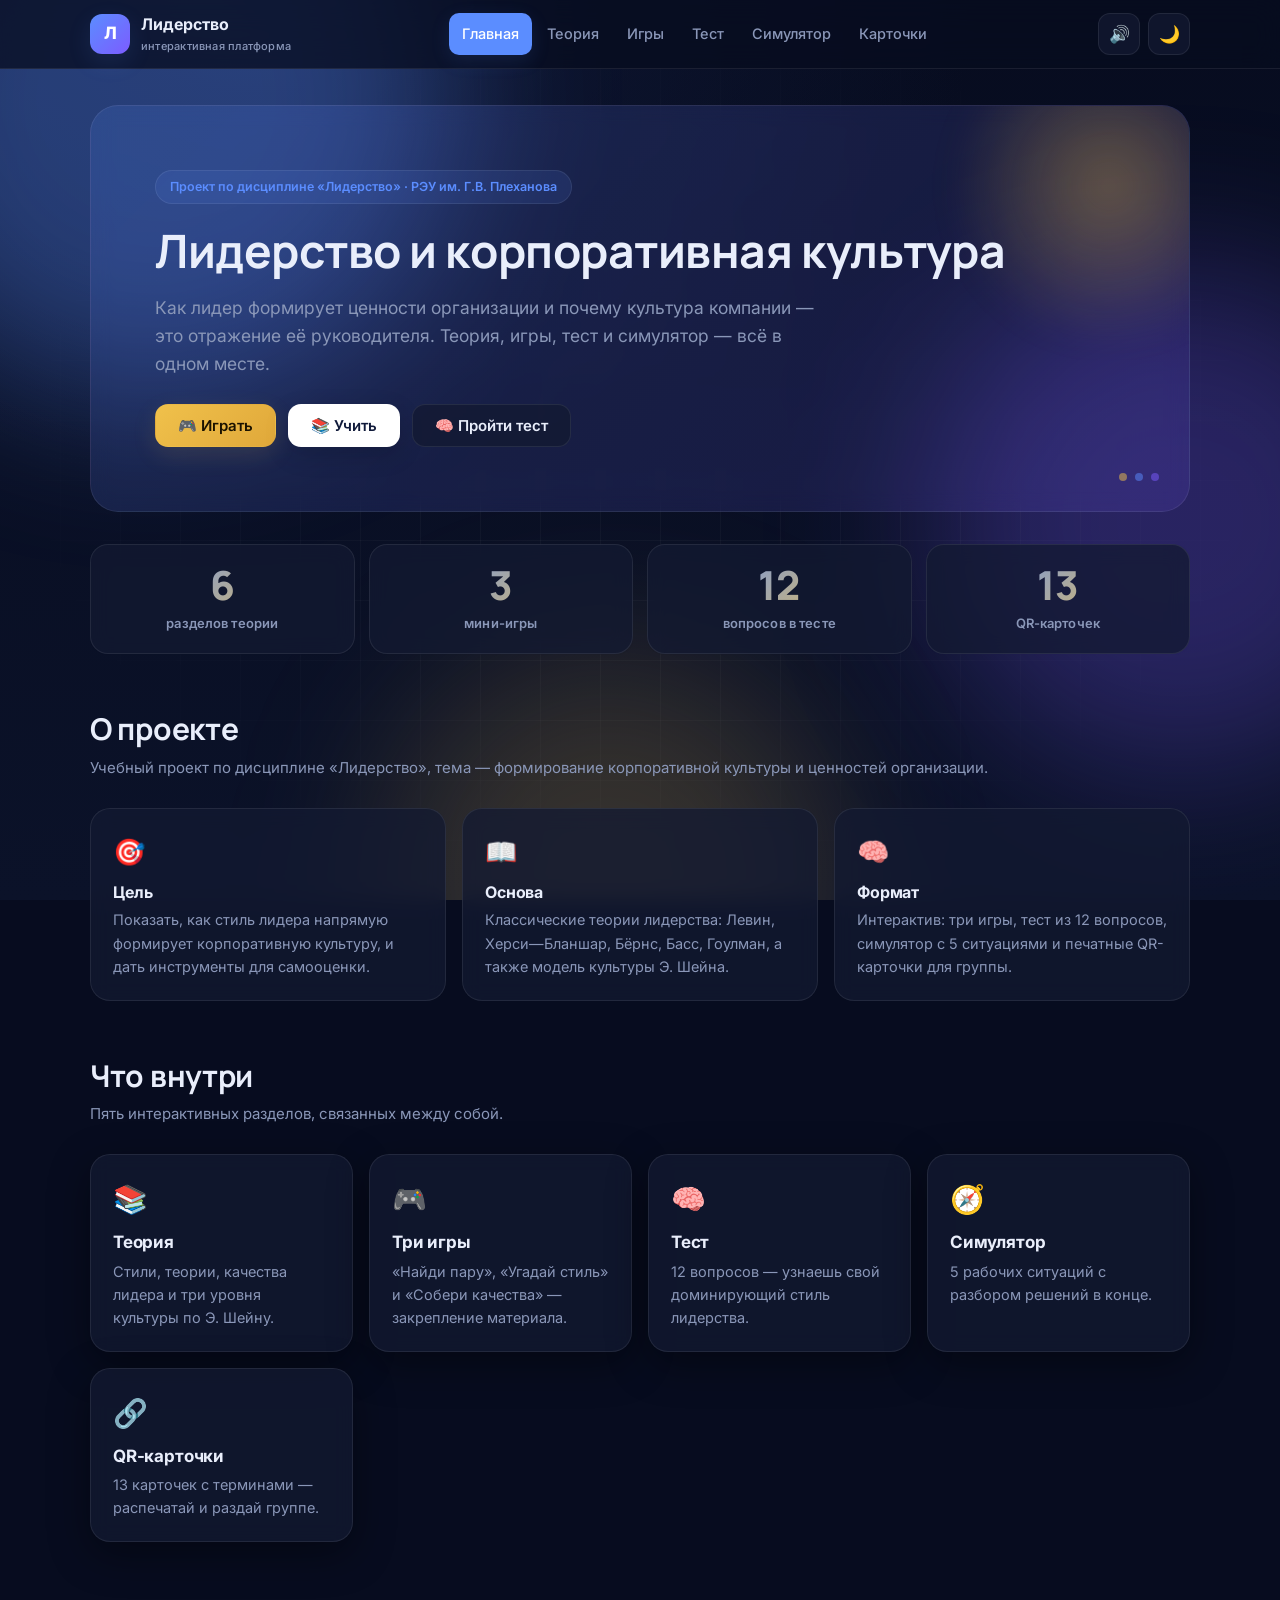
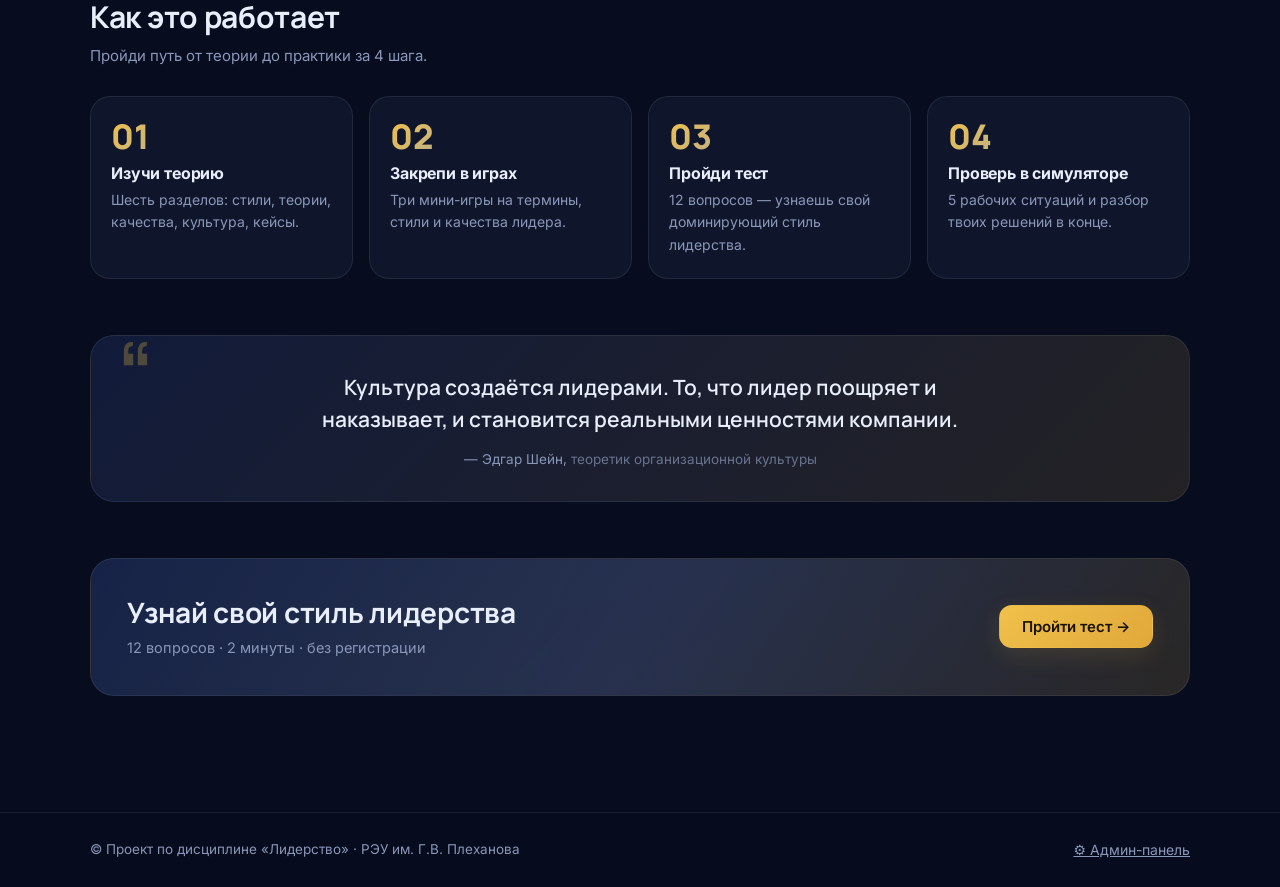
<file: index.html>
<!DOCTYPE html>
<html lang="ru" data-theme="dark">
<head>
<meta charset="UTF-8">
<meta name="viewport" content="width=device-width, initial-scale=1">
<title>Лидерство — интерактивная платформа</title>
<meta name="description" content="Проект по дисциплине «Лидерство»: теория, игры, тест, симулятор и карточки с QR.">

<link rel="preconnect" href="https://fonts.googleapis.com">
<link rel="preconnect" href="https://fonts.gstatic.com" crossorigin>
<link href="https://fonts.googleapis.com/css2?family=Inter:wght@400;500;600;700;800&family=Manrope:wght@600;700;800&display=swap" rel="stylesheet">

<link rel="stylesheet" href="css/themes.css">
<link rel="stylesheet" href="css/main.css">
<link rel="stylesheet" href="css/animations.css">
</head>
<body>

<!-- Анимированный фон -->
<div class="bg" aria-hidden="true">
  <div class="bg__blob bg__blob--1"></div>
  <div class="bg__blob bg__blob--2"></div>
  <div class="bg__blob bg__blob--3"></div>
  <div class="bg__grid"></div>
</div>

<!-- Шапка -->
<header class="topbar">
  <div class="wrap topbar__in">
    <a class="logo" href="#home">
      <span class="logo__mark">Л</span>
      <span>Лидерство<small>интерактивная платформа</small></span>
    </a>

    <nav class="nav" id="nav">
      <a href="#home">Главная</a>
      <a href="#theory">Теория</a>
      <a href="#games">Игры</a>
      <a href="#quiz">Тест</a>
      <a href="#sim">Симулятор</a>
      <a href="#cards">Карточки</a>
    </nav>

    <div class="controls">
      <button class="icon-btn" id="sound-toggle" title="Звук" aria-label="Вкл/выкл звук">🔊</button>
      <button class="icon-btn" id="theme-toggle" title="Тема" aria-label="Сменить тему">🌙</button>
      <button class="burger" id="burger" aria-label="Меню">☰</button>
    </div>
  </div>
</header>

<main>
  <!-- ============================================================
       ГЛАВНАЯ
       ============================================================ -->
  <section class="page is-active" data-page="home">
    <div class="wrap">

      <!-- HERO -->
      <div class="hero">
        <span class="hero__badge">Проект по дисциплине «Лидерство» · РЭУ им. Г.В. Плеханова</span>
        <h1>Лидерство и корпоративная культура</h1>
        <p>Как лидер формирует ценности организации и почему культура компании — это отражение её руководителя. Теория, игры, тест и симулятор — всё в одном месте.</p>
        <div class="hero__actions">
          <a class="btn btn--gold" href="#games" data-sound="click">🎮 Играть</a>
          <a class="btn btn--white" href="#theory" data-sound="click">📚 Учить</a>
          <a class="btn btn--ghost hero__ghost" href="#quiz" data-sound="click">🧠 Пройти тест</a>
        </div>
        <div class="hero__deco" aria-hidden="true">
          <span></span><span></span><span></span>
        </div>
      </div>

      <!-- СТАТИСТИКА -->
      <div class="stats-row" id="stats-row">
        <div class="stat">
          <div class="stat__num" data-count="6">0</div>
          <div class="stat__label">разделов теории</div>
        </div>
        <div class="stat">
          <div class="stat__num" data-count="3">0</div>
          <div class="stat__label">мини-игры</div>
        </div>
        <div class="stat">
          <div class="stat__num" data-count="12">0</div>
          <div class="stat__label">вопросов в тесте</div>
        </div>
        <div class="stat">
          <div class="stat__num" data-count="13">0</div>
          <div class="stat__label">QR-карточек</div>
        </div>
      </div>

      <!-- О ПРОЕКТЕ -->
      <section class="home-block reveal">
        <h2 class="section-title">О проекте</h2>
        <p class="section-sub">Учебный проект по дисциплине «Лидерство», тема — формирование корпоративной культуры и ценностей организации.</p>
        <div class="about-grid">
          <div class="about-card">
            <div class="about-card__icon">🎯</div>
            <h4>Цель</h4>
            <p>Показать, как стиль лидера напрямую формирует корпоративную культуру, и дать инструменты для самооценки.</p>
          </div>
          <div class="about-card">
            <div class="about-card__icon">📖</div>
            <h4>Основа</h4>
            <p>Классические теории лидерства: Левин, Херси—Бланшар, Бёрнс, Басс, Гоулман, а также модель культуры Э. Шейна.</p>
          </div>
          <div class="about-card">
            <div class="about-card__icon">🧠</div>
            <h4>Формат</h4>
            <p>Интерактив: три игры, тест из 12 вопросов, симулятор с 5 ситуациями и печатные QR-карточки для группы.</p>
          </div>
        </div>
      </section>

      <!-- ЧТО ВНУТРИ -->
      <section class="home-block reveal">
        <h2 class="section-title">Что внутри</h2>
        <p class="section-sub">Пять интерактивных разделов, связанных между собой.</p>
        <div class="cards-3" id="home-cards">
          <!-- заполняется из main.js -->
        </div>
      </section>

      <!-- КАК ЭТО РАБОТАЕТ -->
      <section class="home-block reveal">
        <h2 class="section-title">Как это работает</h2>
        <p class="section-sub">Пройди путь от теории до практики за 4 шага.</p>
        <div class="steps">
          <div class="step">
            <div class="step__num">01</div>
            <h4>Изучи теорию</h4>
            <p>Шесть разделов: стили, теории, качества, культура, кейсы.</p>
          </div>
          <div class="step">
            <div class="step__num">02</div>
            <h4>Закрепи в играх</h4>
            <p>Три мини-игры на термины, стили и качества лидера.</p>
          </div>
          <div class="step">
            <div class="step__num">03</div>
            <h4>Пройди тест</h4>
            <p>12 вопросов — узнаешь свой доминирующий стиль лидерства.</p>
          </div>
          <div class="step">
            <div class="step__num">04</div>
            <h4>Проверь в симуляторе</h4>
            <p>5 рабочих ситуаций и разбор твоих решений в конце.</p>
          </div>
        </div>
      </section>

      <!-- ЦИТАТА -->
      <section class="home-block reveal">
        <blockquote class="quote">
          <div class="quote__mark">“</div>
          <p>Культура создаётся лидерами. То, что лидер поощряет и наказывает, и становится реальными ценностями компании.</p>
          <footer>— Эдгар Шейн, <span>теоретик организационной культуры</span></footer>
        </blockquote>
      </section>

      <!-- CTA -->
      <section class="home-block reveal">
        <div class="cta">
          <div class="cta__text">
            <h2>Узнай свой стиль лидерства</h2>
            <p>12 вопросов · 2 минуты · без регистрации</p>
          </div>
          <a class="btn btn--gold" href="#quiz" data-sound="click">Пройти тест →</a>
        </div>
      </section>

    </div>
  </section>

  <!-- ТЕОРИЯ -->
  <section class="page" data-page="theory">
    <div class="wrap">
      <h1 class="section-title">Теория</h1>
      <p class="section-sub">Шесть блоков: от определения лидерства до связи лидера с корпоративной культурой.</p>
      <div id="theory-box"></div>
    </div>
  </section>

  <!-- ИГРЫ -->
  <section class="page" data-page="games">
    <div class="wrap">
      <h1 class="section-title">Игры</h1>
      <p class="section-sub">Три мини-игры для закрепления терминов, стилей и качеств лидера.</p>

      <div class="tabs">
        <button class="tab is-active" data-game="pairs">🃏 Найди пару</button>
        <button class="tab" data-game="style">🎯 Угадай стиль</button>
        <button class="tab" data-game="qualities">⭐ Собери качества</button>
      </div>

      <div class="game is-active" id="game-pairs">
        <div class="panel">
          <div class="panel__head">
            <h3>Найди пару «термин — определение»</h3>
            <div class="stats"><span>Ходы: <b id="pairs-moves">0</b></span><span>Найдено: <b id="pairs-found">0</b>/6</span></div>
          </div>
          <div class="mem-grid" id="pairs-grid"></div>
          <div class="feedback info" id="pairs-msg"></div>
          <div style="margin-top:16px;"><button class="btn btn--ghost btn--sm" id="pairs-restart">🔄 Новая игра</button></div>
        </div>
      </div>

      <div class="game" id="game-style">
        <div class="panel">
          <div class="panel__head">
            <h3>Угадай стиль лидера</h3>
            <div class="stats"><span>Вопрос: <b id="style-num">1</b>/8</span><span>Очки: <b id="style-score">0</b></span></div>
          </div>
          <div class="progress"><div class="progress__bar" id="style-bar"></div></div>
          <div id="style-body"></div>
        </div>
      </div>

      <div class="game" id="game-qualities">
        <div class="panel">
          <div class="panel__head">
            <h3>Собери качества лидера</h3>
            <div class="stats"><span>Выбрано: <b id="q-selected">0</b></span></div>
          </div>
          <p class="muted">Нажми на те качества, которые действительно помогают лидеру. Затем нажми «Проверить».</p>
          <div class="chips" id="qualities-chips"></div>
          <div style="display:flex;gap:8px;flex-wrap:wrap;">
            <button class="btn btn--primary btn--sm" id="qualities-check">✅ Проверить</button>
            <button class="btn btn--ghost btn--sm" id="qualities-reset">🔄 Заново</button>
          </div>
          <div class="feedback info" id="qualities-msg"></div>
        </div>
      </div>
    </div>
  </section>

  <!-- ТЕСТ -->
  <section class="page" data-page="quiz">
    <div class="wrap">
      <h1 class="section-title">Тест «Какой ты лидер?»</h1>
      <p class="section-sub">12 вопросов. Отвечай честно — здесь нет «правильных» ответов, есть твой стиль.</p>
      <div id="quiz-box">
        <div class="panel">
          <div class="progress"><div class="progress__bar" id="quiz-bar"></div></div>
          <div class="panel__head"><h3 id="quiz-counter">Вопрос 1 из 12</h3></div>
          <div id="quiz-body"></div>
        </div>
      </div>
    </div>
  </section>

  <!-- СИМУЛЯТОР -->
  <section class="page" data-page="sim">
    <div class="wrap">
      <h1 class="section-title">Симулятор решений</h1>
      <p class="section-sub">5 ситуаций. Выбери, как бы ты поступил — в конце получишь разбор.</p>
      <div id="sim-box">
        <div class="panel">
          <div class="progress"><div class="progress__bar" id="sim-bar"></div></div>
          <div class="panel__head"><h3 id="sim-counter">Ситуация 1 из 5</h3></div>
          <div id="sim-body"></div>
        </div>
      </div>
    </div>
  </section>

  <!-- КАРТОЧКИ С QR -->
  <section class="page" data-page="cards">
    <div class="wrap">
      <h1 class="section-title">Карточки с QR-кодами</h1>
      <p class="section-sub no-print">Наведи камеру телефона на QR-код — откроется нужный раздел. Нажми «Распечатать», чтобы получить карточки для группы.</p>
      <div class="no-print" style="margin-bottom:20px;">
        <button class="btn btn--primary" onclick="window.print()">🖨 Распечатать</button>
      </div>
      <div class="qr-grid" id="qr-grid"></div>
    </div>
  </section>
</main>

<footer class="footer">
  <div class="wrap footer__in">
    <span>© Проект по дисциплине «Лидерство» · РЭУ им. Г.В. Плеханова</span>
    <a href="admin.html" class="muted">⚙️ Админ-панель</a>
  </div>
</footer>

<script src="js/data-loader.js"></script>
<script src="js/main.js"></script>
<script src="js/games.js"></script>
<script src="js/test.js"></script>
</body>
</html>
</file>
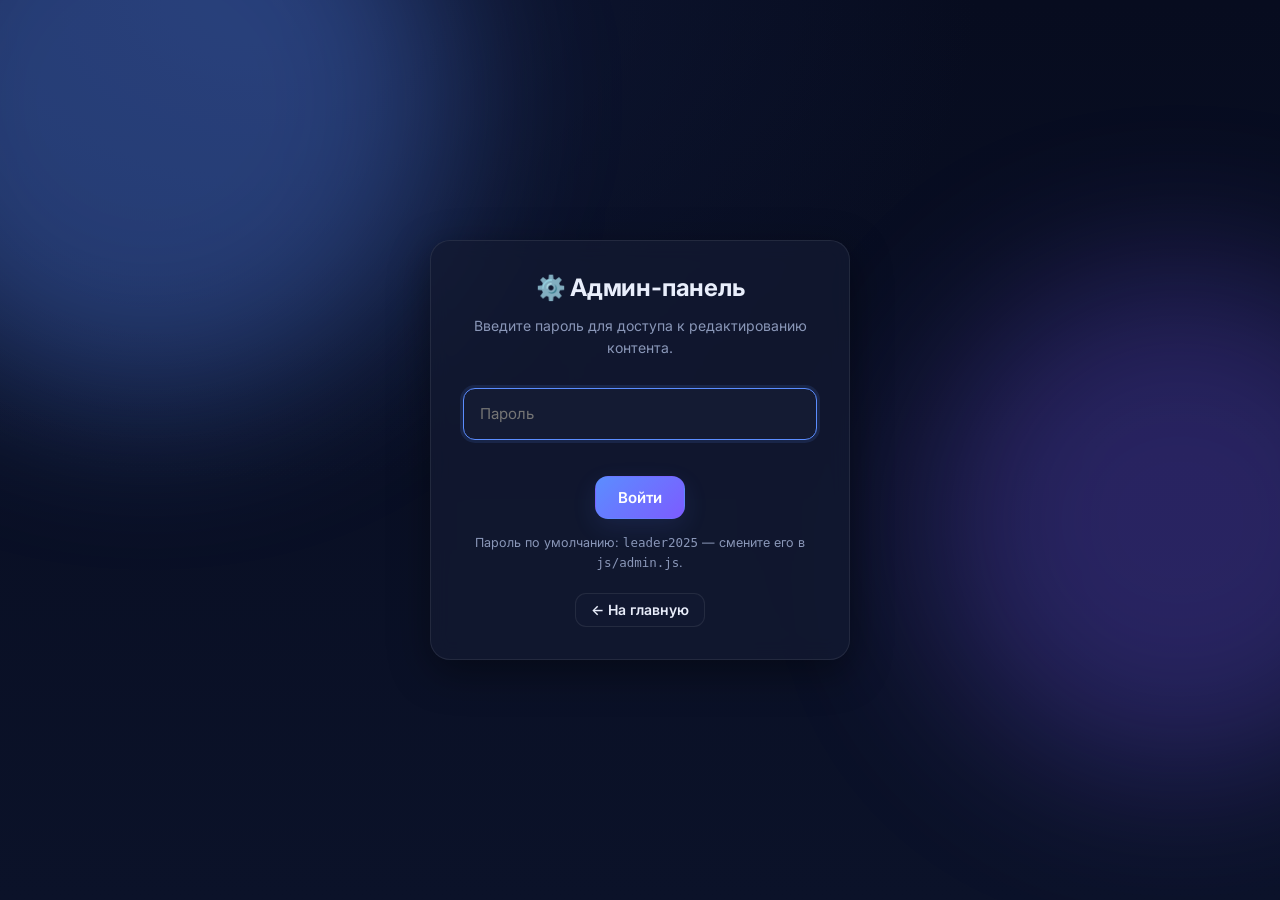
<file: admin.html>
<!DOCTYPE html>
<html lang="ru" data-theme="dark">
<head>
<meta charset="UTF-8">
<meta name="viewport" content="width=device-width, initial-scale=1">
<title>Админ-панель · Лидерство</title>
<link href="https://fonts.googleapis.com/css2?family=Inter:wght@400;500;600;700;800&display=swap" rel="stylesheet">
<link rel="stylesheet" href="css/themes.css">
<link rel="stylesheet" href="css/main.css">
<link rel="stylesheet" href="css/animations.css">
<link rel="stylesheet" href="css/admin.css">
</head>
<body>

<!-- Анимированный фон -->
<div class="bg" aria-hidden="true">
  <div class="bg__blob bg__blob--1"></div>
  <div class="bg__blob bg__blob--2"></div>
</div>

<!-- ============================================================
     ЭКРАН ВХОДА
     ============================================================ -->
<div class="login-screen" id="login-screen">
  <div class="login-card panel">
    <h2>⚙️ Админ-панель</h2>
    <p class="muted">Введите пароль для доступа к редактированию контента.</p>
    <input type="password" id="login-pass" placeholder="Пароль"
           autocomplete="off" autocorrect="off" autocapitalize="off" spellcheck="false">
    <p class="login-error" id="login-error"></p>
    <button class="btn btn--primary" id="login-btn">Войти</button>
    <p class="muted" style="margin-top:14px;font-size:12.5px;">
      Пароль по умолчанию: <code>leader2025</code> — смените его в <code>js/admin.js</code>.
    </p>
    <a href="index.html" class="btn btn--ghost btn--sm" style="margin-top:8px;">← На главную</a>
  </div>
</div>

<!-- ============================================================
     САМА АДМИНКА
     ============================================================ -->
<div class="admin-app" id="admin-app" style="display:none">
  <header class="topbar">
    <div class="wrap topbar__in">
      <a class="logo" href="index.html">
        <span class="logo__mark">Л</span>
        <span>Админка<small>управление контентом</small></span>
      </a>
      <div class="controls">
        <button class="icon-btn" id="admin-theme-toggle" title="Тема">🌙</button>
        <button class="btn btn--ghost btn--sm" id="logout-btn">Выйти</button>
      </div>
    </div>
  </header>

  <main class="wrap admin-wrap">
    <div class="admin-tabs">
      <button class="tab is-active" data-tab="cards">🃏 Карточки</button>
      <button class="tab" data-tab="games">🎮 Игры</button>
      <button class="tab" data-tab="test">🧠 Тест</button>
      <button class="tab" data-tab="theory">📚 Теория</button>
      <button class="tab" data-tab="io">💾 Экспорт / Импорт</button>
    </div>

    <!-- КАРТОЧКИ -->
    <section class="admin-section is-active" data-section="cards">
      <div class="admin-bar">
        <h3>Карточки с QR</h3>
        <button class="btn btn--primary btn--sm" data-add="cards">+ Добавить карточку</button>
      </div>
      <div id="admin-cards-list" class="admin-list"></div>
    </section>

    <!-- ИГРЫ -->
    <section class="admin-section" data-section="games">
      <div class="admin-bar">
        <h3>Игра «Найди пару»</h3>
        <button class="btn btn--primary btn--sm" data-add="pairs">+ Добавить пару</button>
      </div>
      <div id="admin-pairs-list" class="admin-list"></div>

      <div class="admin-bar" style="margin-top:24px;">
        <h3>Игра «Угадай стиль»</h3>
        <button class="btn btn--primary btn--sm" data-add="style">+ Добавить вопрос</button>
      </div>
      <div id="admin-style-list" class="admin-list"></div>

      <div class="admin-bar" style="margin-top:24px;">
        <h3>Игра «Собери качества»</h3>
        <button class="btn btn--primary btn--sm" data-add="qual">+ Добавить качество</button>
      </div>
      <div id="admin-qual-list" class="admin-list"></div>
    </section>

    <!-- ТЕСТ -->
    <section class="admin-section" data-section="test">
      <div class="admin-bar">
        <h3>Вопросы теста</h3>
        <button class="btn btn--primary btn--sm" data-add="quiz">+ Добавить вопрос</button>
      </div>
      <div id="admin-quiz-list" class="admin-list"></div>

      <div class="admin-bar" style="margin-top:24px;">
        <h3>Результаты теста</h3>
      </div>
      <div id="admin-results-list" class="admin-list"></div>

      <div class="admin-bar" style="margin-top:24px;">
        <h3>Симулятор</h3>
        <button class="btn btn--primary btn--sm" data-add="sim">+ Добавить ситуацию</button>
      </div>
      <div id="admin-sim-list" class="admin-list"></div>
    </section>

    <!-- ТЕОРИЯ -->
    <section class="admin-section" data-section="theory">
      <div class="admin-bar">
        <h3>Разделы теории</h3>
        <button class="btn btn--primary btn--sm" data-add="theory">+ Добавить раздел</button>
      </div>
      <div id="admin-theory-list" class="admin-list"></div>
    </section>

    <!-- ЭКСПОРТ / ИМПОРТ -->
    <section class="admin-section" data-section="io">
      <div class="panel">
        <h3>💾 Экспорт данных</h3>
        <p class="muted">Скачайте текущие данные в формате JSON. Так вы можете обновить файлы в папке <code>data/</code>.</p>
        <div style="display:flex;gap:8px;flex-wrap:wrap;">
          <button class="btn btn--primary btn--sm" data-export="cards">cards.json</button>
          <button class="btn btn--primary btn--sm" data-export="games">games.json</button>
          <button class="btn btn--primary btn--sm" data-export="test">test.json</button>
          <button class="btn btn--primary btn--sm" data-export="theory">theory.json</button>
          <button class="btn btn--gold btn--sm" data-export="all">📦 Скачать всё</button>
        </div>
      </div>

      <div class="panel" style="margin-top:16px;">
        <h3>📥 Импорт данных</h3>
        <p class="muted">Загрузите JSON-файл — данные сохранятся в браузере и сразу появятся на сайте.</p>
        <input type="file" accept=".json" id="import-file">
        <div class="feedback info" id="import-msg"></div>
      </div>

      <div class="panel" style="margin-top:16px;">
        <h3>🧹 Сброс</h3>
        <p class="muted">Удалить все сохранённые в браузере правки. Вернутся данные из файлов в папке <code>data/</code>.</p>
        <button class="btn btn--danger btn--sm" id="reset-btn">Сбросить к исходным</button>
      </div>
    </section>
  </main>
</div>

<script src="js/data-loader.js"></script>
<script src="js/admin.js"></script>
</body>
</html>
</file>
<file: css/themes.css>
/* ============================================================
   ТЕМЫ: переменные для светлой и тёмной версии
   ============================================================ */
:root, [data-theme="dark"]{
  --bg-1:#070c1f;
  --bg-2:#0b1229;
  --bg-3:#0f1836;
  --surface:rgba(19,26,50,.75);
  --surface-solid:#141b33;
  --text:#e9eefb;
  --muted:#8a97b8;
  --accent:#5b8dff;
  --accent-2:#7c5cff;
  --accent-soft:rgba(91,141,255,.12);
  --gold:#f0c14b;
  --gold-soft:rgba(240,193,75,.12);
  --line:rgba(255,255,255,.08);
  --ok:#3ddc84;
  --ok-soft:rgba(61,220,132,.12);
  --bad:#ff5c5c;
  --bad-soft:rgba(255,92,92,.12);
  --shadow:0 12px 40px rgba(0,0,0,.4);
  --shadow-hover:0 20px 60px rgba(91,141,255,.25);
  --blob-1:rgba(91,141,255,.35);
  --blob-2:rgba(124,92,255,.28);
  --blob-3:rgba(240,193,75,.18);
  --grid:rgba(255,255,255,.03);
}

[data-theme="light"]{
  --bg-1:#f4f6fc;
  --bg-2:#eef2fb;
  --bg-3:#e8eefb;
  --surface:rgba(255,255,255,.85);
  --surface-solid:#ffffff;
  --text:#0d1533;
  --muted:#5a6785;
  --accent:#2f5bdb;
  --accent-2:#6a3dff;
  --accent-soft:rgba(47,91,219,.09);
  --gold:#c9932b;
  --gold-soft:rgba(201,147,43,.12);
  --line:rgba(13,21,51,.09);
  --ok:#1a9f5e;
  --ok-soft:rgba(26,159,94,.1);
  --bad:#d92b2b;
  --bad-soft:rgba(217,43,43,.1);
  --shadow:0 10px 30px rgba(13,21,51,.08);
  --shadow-hover:0 18px 50px rgba(47,91,219,.18);
  --blob-1:rgba(47,91,219,.22);
  --blob-2:rgba(106,61,255,.15);
  --blob-3:rgba(201,147,43,.18);
  --grid:rgba(13,21,51,.035);
}
</file>
<file: css/main.css>
/* ============================================================
   ОСНОВНЫЕ СТИЛИ
   ============================================================ */
*,*::before,*::after{box-sizing:border-box;}
html{scroll-behavior:smooth;}
body{
  margin:0;
  font-family:'Inter',system-ui,-apple-system,'Segoe UI',Roboto,sans-serif;
  background:var(--bg-1);
  color:var(--text);
  line-height:1.6;
  font-size:16px;
  min-height:100vh;
  -webkit-font-smoothing:antialiased;
  transition:background .4s,color .4s;
  overflow-x:hidden;

  /* ✅ sticky footer: body — flex-колонка */
  display:flex;
  flex-direction:column;
}
h1,h2,h3,h4{margin:0 0 .5em;line-height:1.25;font-weight:700;letter-spacing:-.01em;}
h1,h2{font-family:'Manrope','Inter',sans-serif;}
p{margin:0 0 1em;}
ul,ol{margin:0 0 1em;padding-left:1.2em;}
li{margin-bottom:.35em;}
a{color:var(--accent);transition:color .2s;}
a:hover{color:var(--accent-2);}
img{max-width:100%;display:block;}
.muted{color:var(--muted);font-size:14px;}
.wrap{width:min(1100px,100% - 32px);margin-inline:auto;}

/* ✅ главный блок растягивается, прижимая футер к низу */
main{
  flex:1 0 auto;
  display:flex;
  flex-direction:column;
}

/* ---------- Анимированный фон ---------- */
.bg{position:fixed;inset:0;z-index:-1;overflow:hidden;background:
  radial-gradient(1200px 800px at 20% 0%, var(--bg-3), transparent 60%),
  linear-gradient(180deg, var(--bg-1), var(--bg-2));}
.bg__blob{
  position:absolute;border-radius:50%;filter:blur(80px);
  animation:float 20s ease-in-out infinite;
  will-change:transform;
}
.bg__blob--1{width:600px;height:600px;background:var(--blob-1);top:-200px;left:-150px;}
.bg__blob--2{width:500px;height:500px;background:var(--blob-2);top:30%;right:-150px;animation-delay:-7s;}
.bg__blob--3{width:450px;height:450px;background:var(--blob-3);bottom:-200px;left:30%;animation-delay:-14s;}
.bg__grid{
  position:absolute;inset:0;
  background-image:linear-gradient(var(--grid) 1px,transparent 1px),
                   linear-gradient(90deg,var(--grid) 1px,transparent 1px);
  background-size:60px 60px;
  mask-image:radial-gradient(ellipse at center, #000 30%, transparent 75%);
  -webkit-mask-image:radial-gradient(ellipse at center, #000 30%, transparent 75%);
}

/* ---------- Шапка ---------- */
.topbar{
  position:sticky;top:0;z-index:60;
  background:color-mix(in srgb, var(--bg-1) 75%, transparent);
  backdrop-filter:blur(14px);
  -webkit-backdrop-filter:blur(14px);
  border-bottom:1px solid var(--line);
  flex-shrink:0;
}
.topbar__in{display:flex;align-items:center;justify-content:space-between;gap:16px;min-height:68px;}
.logo{display:flex;align-items:center;gap:11px;text-decoration:none;color:var(--text);font-weight:700;font-size:16px;}
.logo__mark{
  width:40px;height:40px;flex:0 0 40px;border-radius:12px;
  background:linear-gradient(135deg,var(--accent),var(--accent-2));
  color:#fff;display:grid;place-items:center;font-weight:800;font-size:17px;
  box-shadow:0 8px 24px var(--accent-soft);
}
.logo small{display:block;font-weight:500;font-size:11px;color:var(--muted);letter-spacing:.02em;}

.nav{display:flex;gap:2px;}
.nav a{
  padding:9px 13px;border-radius:10px;text-decoration:none;
  color:var(--muted);font-weight:500;font-size:14.5px;transition:.2s;
  white-space:nowrap;position:relative;
}
.nav a:hover{background:var(--accent-soft);color:var(--text);}
.nav a.is-active{background:var(--accent);color:#fff;box-shadow:0 6px 20px var(--accent-soft);}

.controls{display:flex;gap:8px;align-items:center;}
.icon-btn{
  width:42px;height:42px;border-radius:12px;
  border:1px solid var(--line);background:var(--surface);
  color:var(--text);font-size:17px;cursor:pointer;
  display:grid;place-items:center;transition:.2s;
}
.icon-btn:hover{background:var(--accent-soft);border-color:var(--accent);transform:translateY(-2px);}
.icon-btn:active{transform:translateY(0) scale(.95);}
.burger{display:none;}

@media (max-width:900px){
  .burger{display:grid;}
  .nav{
    position:absolute;top:68px;left:0;right:0;
    flex-direction:column;gap:2px;
    background:var(--surface-solid);border-bottom:1px solid var(--line);
    padding:12px 16px 16px;display:none;
    box-shadow:var(--shadow);
  }
  .nav.is-open{display:flex;animation:slideDown .3s ease;}
  .nav a{padding:12px 14px;font-size:15px;}
}

/* ---------- Страницы ---------- */
.page{display:none;padding:36px 0 60px;flex:1 0 auto;}
.page.is-active{display:block;animation:pageIn .5s cubic-bezier(.2,.8,.2,1);}

.section-title{font-size:clamp(24px,4vw,34px);margin-bottom:8px;}
.section-sub{color:var(--muted);margin-bottom:28px;font-size:15px;}

/* ---------- Hero ---------- */
.hero{
  background:linear-gradient(135deg,rgba(91,141,255,.16),rgba(124,92,255,.14));
  border:1px solid var(--line);
  border-radius:28px;color:var(--text);padding:clamp(28px,6vw,64px);
  position:relative;overflow:hidden;
  backdrop-filter:blur(10px);
  -webkit-backdrop-filter:blur(10px);
}
.hero::after{
  content:"";position:absolute;right:-80px;top:-80px;width:320px;height:320px;
  border-radius:50%;background:radial-gradient(circle,var(--gold),transparent 70%);
  opacity:.35;filter:blur(20px);
  animation:pulse 6s ease-in-out infinite;
}
.hero__badge{
  display:inline-block;background:var(--accent-soft);
  border:1px solid var(--line);
  padding:6px 14px;border-radius:999px;font-size:12.5px;font-weight:600;
  margin-bottom:18px;color:var(--accent);
}
.hero h1{font-size:clamp(28px,5.5vw,46px);position:relative;z-index:1;margin-bottom:14px;}
.hero p{font-size:clamp(15px,2.4vw,17.5px);color:var(--muted);max-width:660px;position:relative;z-index:1;}
.hero__actions{display:flex;flex-wrap:wrap;gap:12px;margin-top:26px;position:relative;z-index:1;}

/* ---------- Кнопки ---------- */
.btn{
  display:inline-flex;align-items:center;justify-content:center;gap:8px;
  padding:13px 22px;border-radius:13px;border:1px solid transparent;
  font:inherit;font-weight:600;font-size:15px;cursor:pointer;
  text-decoration:none;transition:transform .15s,box-shadow .25s,background .2s,border-color .2s;
  line-height:1;position:relative;overflow:hidden;
}
.btn:active{transform:scale(.96);}
.btn--primary{background:linear-gradient(135deg,var(--accent),var(--accent-2));color:#fff;box-shadow:0 8px 24px var(--accent-soft);}
.btn--primary:hover{box-shadow:0 12px 32px color-mix(in srgb,var(--accent) 40%, transparent);transform:translateY(-2px);}
.btn--gold{background:linear-gradient(135deg,var(--gold),#e0a83a);color:#1a1200;box-shadow:0 8px 24px var(--gold-soft);}
.btn--gold:hover{transform:translateY(-2px);box-shadow:0 12px 32px color-mix(in srgb,var(--gold) 40%, transparent);}
.btn--white{background:#fff;color:#101a3a;box-shadow:0 8px 24px rgba(0,0,0,.15);}
.btn--white:hover{transform:translateY(-2px);background:#f0f4ff;}
.btn--ghost{background:var(--surface);color:var(--text);border-color:var(--line);}
.btn--ghost:hover{background:var(--accent-soft);border-color:var(--accent);color:var(--accent);transform:translateY(-2px);}
.btn--danger{background:var(--bad);color:#fff;}
.btn--danger:hover{background:#e04545;}
.btn--sm{padding:9px 15px;font-size:14px;border-radius:11px;}

/* ---------- Карточки-мини ---------- */
.cards-3{display:grid;grid-template-columns:repeat(auto-fit,minmax(230px,1fr));gap:16px;margin-top:8px;}
.mini{
  background:var(--surface);border:1px solid var(--line);border-radius:20px;
  padding:22px;box-shadow:var(--shadow);backdrop-filter:blur(10px);
  transition:transform .3s,box-shadow .3s,border-color .3s;
}
.mini:hover{transform:translateY(-6px);box-shadow:var(--shadow-hover);border-color:var(--accent);}
.mini__icon{font-size:28px;margin-bottom:10px;transition:transform .3s;}
.mini:hover .mini__icon{transform:scale(1.15) rotate(-6deg);}
.mini h3{font-size:17px;margin-bottom:6px;}
.mini p{color:var(--muted);font-size:14.5px;margin:0;}

/* ---------- Теория ---------- */
.theory-block{
  background:var(--surface);border:1px solid var(--line);border-radius:20px;
  padding:clamp(18px,3vw,28px);margin-bottom:18px;box-shadow:var(--shadow);
  border-left:4px solid var(--accent);
  scroll-margin-top:90px;backdrop-filter:blur(10px);
  transition:transform .3s,box-shadow .3s;
}
.theory-block:hover{transform:translateX(4px);box-shadow:var(--shadow-hover);}
.theory-block__title{display:flex;align-items:center;gap:10px;font-size:clamp(18px,3vw,22px);}
.theory-block__title span{font-size:24px;}
.theory-block__body{font-size:15.5px;color:var(--text);}
.theory-block__body h4{margin:18px 0 8px;font-size:16px;color:var(--accent);}
.theory-block__body strong{color:var(--text);}

.table-wrap{overflow-x:auto;margin:14px 0;-webkit-overflow-scrolling:touch;}
table{border-collapse:collapse;width:100%;min-width:520px;font-size:14.5px;background:var(--surface-solid);border-radius:12px;overflow:hidden;}
th,td{border:1px solid var(--line);padding:11px 13px;text-align:left;vertical-align:top;}
th{background:var(--accent-soft);color:var(--accent);font-weight:600;}
tbody tr:nth-child(even){background:color-mix(in srgb,var(--surface) 60%, transparent);}

.scheme{display:grid;grid-template-columns:repeat(auto-fit,minmax(180px,1fr));gap:10px;margin:14px 0;}
.scheme__item{
  background:var(--accent-soft);border:1px solid var(--line);border-radius:14px;
  padding:13px 15px;font-size:14px;transition:transform .2s;
}
.scheme__item:hover{transform:translateY(-3px);}
.scheme__item b{display:block;color:var(--accent);margin-bottom:3px;}
.flow{display:flex;flex-wrap:wrap;align-items:center;gap:8px;margin:14px 0;font-size:14px;font-weight:600;}
.flow span{background:var(--gold-soft);border:1px solid var(--line);color:var(--gold);padding:8px 13px;border-radius:10px;}
.flow i{color:var(--muted);font-style:normal;}
.note{
  background:var(--gold-soft);border-left:4px solid var(--gold);
  padding:14px 18px;border-radius:12px;font-size:14.5px;margin:16px 0;
}

/* ---------- Игры ---------- */
.tabs{display:flex;flex-wrap:wrap;gap:8px;margin-bottom:22px;}
.tab{
  padding:11px 17px;border-radius:13px;border:1px solid var(--line);
  background:var(--surface);color:var(--muted);font:inherit;font-weight:600;font-size:14.5px;
  cursor:pointer;transition:.2s;
}
.tab:hover{border-color:var(--accent);color:var(--accent);transform:translateY(-2px);}
.tab.is-active{background:linear-gradient(135deg,var(--accent),var(--accent-2));border-color:transparent;color:#fff;box-shadow:0 6px 20px var(--accent-soft);}

.game{display:none;}
.game.is-active{display:block;animation:pageIn .35s ease;}

.panel{
  background:var(--surface);border:1px solid var(--line);border-radius:20px;
  padding:clamp(16px,3vw,26px);box-shadow:var(--shadow);backdrop-filter:blur(10px);
}
.panel__head{display:flex;flex-wrap:wrap;gap:10px;align-items:center;justify-content:space-between;margin-bottom:18px;}
.panel__head h3{font-size:18px;margin:0;}
.stats{display:flex;gap:14px;font-size:14px;color:var(--muted);font-weight:600;}
.stats b{color:var(--accent);}

/* Найди пару */
.mem-grid{display:grid;grid-template-columns:repeat(4,1fr);gap:10px;}
@media (max-width:760px){.mem-grid{grid-template-columns:repeat(3,1fr);gap:8px;}}
.mem-card{perspective:1000px;border:none;background:none;padding:0;cursor:pointer;min-height:120px;font:inherit;}
@media (max-width:480px){.mem-card{min-height:100px;}}
.mem-card__inner{position:relative;display:block;width:100%;height:100%;min-height:inherit;transform-style:preserve-3d;transition:transform .5s cubic-bezier(.4,.2,.2,1);}
.mem-card.is-open .mem-card__inner{transform:rotateY(180deg);}
.mem-card__face{
  position:absolute;inset:0;backface-visibility:hidden;-webkit-backface-visibility:hidden;
  border-radius:14px;display:grid;place-items:center;padding:8px;text-align:center;
  font-size:12.5px;font-weight:600;line-height:1.3;
}
.mem-card__front{background:linear-gradient(135deg,var(--accent),var(--accent-2));color:#fff;font-size:26px;}
.mem-card__back{background:var(--surface-solid);border:1px solid var(--line);transform:rotateY(180deg);color:var(--text);}
.mem-card.is-done .mem-card__back{background:var(--ok-soft);border-color:var(--ok);color:var(--ok);}

/* Вопросы */
.q-text{font-size:16.5px;font-weight:600;margin-bottom:16px;}
.options{display:grid;gap:10px;}
.opt{
  text-align:left;padding:14px 17px;border-radius:14px;border:1px solid var(--line);
  background:var(--surface-solid);font:inherit;font-size:15px;cursor:pointer;
  transition:.2s;color:var(--text);
}
.opt:hover:not(:disabled){border-color:var(--accent);background:var(--accent-soft);transform:translateX(4px);}
.opt:disabled{cursor:default;}
.opt.is-correct{background:var(--ok-soft);border-color:var(--ok);color:var(--ok);font-weight:600;}
.opt.is-wrong{background:var(--bad-soft);border-color:var(--bad);color:var(--bad);}

.feedback{margin-top:16px;padding:14px 18px;border-radius:14px;font-size:14.5px;display:none;}
.feedback.is-show{display:block;animation:slideUp .3s ease;}
.feedback.ok{background:var(--ok-soft);border-left:4px solid var(--ok);}
.feedback.bad{background:var(--bad-soft);border-left:4px solid var(--bad);}
.feedback.info{background:var(--accent-soft);border-left:4px solid var(--accent);}

/* Качества */
.chips{display:flex;flex-wrap:wrap;gap:10px;margin:8px 0 18px;}
.chip{
  padding:11px 16px;border-radius:999px;border:1.5px solid var(--line);
  background:var(--surface-solid);font:inherit;font-size:14.5px;cursor:pointer;
  transition:.2s;color:var(--text);
}
.chip:hover{border-color:var(--accent);transform:translateY(-2px);}
.chip.is-selected{background:linear-gradient(135deg,var(--accent),var(--accent-2));border-color:transparent;color:#fff;}
.chip.is-right{background:var(--ok-soft);border-color:var(--ok);color:var(--ok);font-weight:600;}
.chip.is-missed{background:var(--gold-soft);border-color:var(--gold);color:var(--gold);}
.chip.is-wrong{background:var(--bad-soft);border-color:var(--bad);color:var(--bad);text-decoration:line-through;}

/* Прогресс */
.progress{height:8px;border-radius:999px;background:var(--line);overflow:hidden;margin-bottom:20px;}
.progress__bar{
  height:100%;width:0;
  background:linear-gradient(90deg,var(--accent),var(--accent-2));
  transition:width .5s cubic-bezier(.2,.8,.2,1);
  box-shadow:0 0 12px var(--accent);
}

/* Результат */
.result{
  background:var(--surface);border:1px solid var(--line);border-radius:20px;
  padding:clamp(20px,3vw,30px);
}
.result__emoji{font-size:46px;line-height:1;animation:pop .5s ease;}
.result h3{font-size:24px;margin:10px 0 4px;}
.result__style{color:var(--gold);font-weight:700;margin-bottom:16px;font-size:15px;}
.result__cols{display:grid;grid-template-columns:repeat(auto-fit,minmax(220px,1fr));gap:16px;margin:18px 0;}
.result__cols > div{background:color-mix(in srgb,var(--surface) 70%, transparent);border:1px solid var(--line);border-radius:14px;padding:15px 17px;}
.result__cols h4{font-size:15px;margin-bottom:8px;color:var(--accent);}

/* QR-карточки */
.qr-grid{display:grid;grid-template-columns:repeat(auto-fill,minmax(260px,1fr));gap:18px;}
.qcard{
  background:var(--surface);border:1px solid var(--line);border-radius:20px;
  padding:20px;box-shadow:var(--shadow);display:flex;flex-direction:column;
  break-inside:avoid;page-break-inside:avoid;backdrop-filter:blur(10px);
  transition:transform .3s,box-shadow .3s;
}
.qcard:hover{transform:translateY(-6px);box-shadow:var(--shadow-hover);}
.qcard__num{display:inline-block;background:var(--gold-soft);color:var(--gold);font-size:12px;font-weight:700;padding:4px 10px;border-radius:999px;margin-bottom:10px;width:fit-content;}
.qcard h3{font-size:16.5px;margin-bottom:6px;}
.qcard p{font-size:14px;color:var(--muted);margin-bottom:16px;flex:1;}
.qcard__qr{display:grid;place-items:center;margin-bottom:10px;background:#fff;border-radius:12px;padding:10px;width:fit-content;margin-inline:auto;}
.qcard__qr img{width:140px;height:140px;border-radius:6px;}
.qcard__link{font-size:12px;color:var(--muted);text-align:center;}

/* Футер — всегда внизу */
.footer{
  border-top:1px solid var(--line);
  padding:26px 0;
  font-size:13.5px;
  color:var(--muted);
  background:color-mix(in srgb, var(--bg-1) 60%, transparent);
  flex-shrink:0;
}
.footer__in{display:flex;flex-wrap:wrap;gap:10px;justify-content:space-between;align-items:center;}

/* Печать */
@media print{
  .topbar,.footer,.no-print,.bg{display:none !important;}
  body{background:#fff;color:#000;}
  .page{display:none !important;padding:0;}
  .page[data-page="cards"]{display:block !important;}
  .qr-grid{grid-template-columns:1fr 1fr;gap:10px;}
  .qcard{box-shadow:none;border:1.5px dashed #999;padding:12px;background:#fff;color:#000;}
  .qcard__qr img{width:120px;height:120px;}
}

/* ============================================================
   ГЛАВНАЯ — расширенные блоки
   ============================================================ */

/* Hero: декоративные точки и «призрачная» кнопка */
.hero__ghost{color:var(--text);border-color:var(--line);}
.hero__ghost:hover{color:var(--accent);}
.hero__deco{position:absolute;right:30px;bottom:30px;display:flex;gap:8px;z-index:1;opacity:.5;}
.hero__deco span{
  width:8px;height:8px;border-radius:50%;
  background:var(--gold);animation:pulse 2.4s ease-in-out infinite;
}
.hero__deco span:nth-child(2){animation-delay:.3s;background:var(--accent);}
.hero__deco span:nth-child(3){animation-delay:.6s;background:var(--accent-2);}

/* Ряд статистики */
.stats-row{
  display:grid;grid-template-columns:repeat(auto-fit,minmax(140px,1fr));
  gap:14px;margin:32px 0 48px;
}
.stat{
  background:var(--surface);border:1px solid var(--line);border-radius:18px;
  padding:20px 16px;text-align:center;backdrop-filter:blur(10px);
  transition:transform .3s,border-color .3s;
}
.stat:hover{transform:translateY(-4px);border-color:var(--accent);}
.stat__num{
  font-family:'Manrope',sans-serif;font-weight:800;font-size:clamp(28px,5vw,40px);
  line-height:1;background:linear-gradient(135deg,var(--accent),var(--gold));
  -webkit-background-clip:text;background-clip:text;color:transparent;
  margin-bottom:8px;
}
.stat__label{font-size:13px;color:var(--muted);font-weight:600;letter-spacing:.01em;}

/* Блоки главной */
.home-block{margin:56px 0;}
.home-block .section-title{font-size:clamp(22px,4vw,30px);}

/* О проекте */
.about-grid{display:grid;grid-template-columns:repeat(auto-fit,minmax(230px,1fr));gap:16px;margin-top:6px;}
.about-card{
  background:var(--surface);border:1px solid var(--line);border-radius:20px;
  padding:22px;backdrop-filter:blur(10px);
  transition:transform .3s,border-color .3s,box-shadow .3s;
}
.about-card:hover{transform:translateY(-5px);border-color:var(--accent);box-shadow:var(--shadow-hover);}
.about-card__icon{font-size:26px;margin-bottom:10px;}
.about-card h4{font-size:16px;margin-bottom:6px;}
.about-card p{font-size:14.5px;color:var(--muted);margin:0;}

/* Шаги */
.steps{
  display:grid;grid-template-columns:repeat(auto-fit,minmax(200px,1fr));
  gap:16px;position:relative;
}
.step{
  background:var(--surface);border:1px solid var(--line);border-radius:20px;
  padding:22px 20px;position:relative;overflow:hidden;
  transition:transform .3s,border-color .3s;
}
.step:hover{transform:translateY(-5px);border-color:var(--gold);}
.step__num{
  font-family:'Manrope',sans-serif;font-weight:800;font-size:34px;line-height:1;
  background:linear-gradient(135deg,var(--gold),var(--accent));
  -webkit-background-clip:text;background-clip:text;color:transparent;
  margin-bottom:10px;
}
.step h4{font-size:16px;margin-bottom:6px;}
.step p{font-size:14px;color:var(--muted);margin:0;}

/* Цитата */
.quote{
  position:relative;margin:0;padding:36px 30px 30px;
  background:linear-gradient(135deg,var(--accent-soft),var(--gold-soft));
  border:1px solid var(--line);border-radius:24px;
  text-align:center;overflow:hidden;
}
.quote__mark{
  position:absolute;top:0;left:24px;
  font-family:'Manrope',serif;font-size:110px;line-height:.8;
  color:var(--gold);opacity:.28;pointer-events:none;
}
.quote p{
  position:relative;font-family:'Manrope',sans-serif;font-weight:600;
  font-size:clamp(16px,2.6vw,21px);line-height:1.5;margin:0 auto 14px;max-width:720px;
}
.quote footer{font-size:13.5px;color:var(--muted);}
.quote footer span{opacity:.7;}

/* CTA-баннер */
.cta{
  display:flex;flex-wrap:wrap;gap:20px;align-items:center;justify-content:space-between;
  padding:clamp(22px,4vw,36px);
  background:linear-gradient(135deg,rgba(91,141,255,.18),rgba(240,193,75,.15));
  border:1px solid var(--line);border-radius:24px;position:relative;overflow:hidden;
}
.cta::before{
  content:"";position:absolute;inset:-2px;border-radius:26px;
  background:linear-gradient(120deg,transparent,var(--accent-soft),transparent);
  animation:shimmer 6s linear infinite;pointer-events:none;z-index:0;
}
.cta__text{position:relative;z-index:1;}
.cta h2{font-size:clamp(20px,3.4vw,28px);margin-bottom:6px;}
.cta p{color:var(--muted);margin:0;font-size:14.5px;}
.cta .btn{position:relative;z-index:1;}

@keyframes shimmer{
  0%{transform:translateX(-100%);}
  100%{transform:translateX(100%);}
}

/* Мобилка для новых блоков */
@media (max-width:600px){
  .hero__deco{display:none;}
  .home-block{margin:40px 0;}
  .quote{padding:28px 20px 24px;}
  .quote__mark{font-size:80px;left:10px;}
}
</file>
<file: css/animations.css>
/* ============================================================
   АНИМАЦИИ И ПЕРЕХОДЫ
   ============================================================ */
@keyframes float{
  0%,100%{transform:translate(0,0) scale(1);}
  33%{transform:translate(60px,-40px) scale(1.1);}
  66%{transform:translate(-40px,50px) scale(.95);}
}
@keyframes pulse{
  0%,100%{transform:scale(1);opacity:.35;}
  50%{transform:scale(1.15);opacity:.5;}
}
@keyframes pageIn{
  from{opacity:0;transform:translateY(16px);}
  to{opacity:1;transform:translateY(0);}
}
@keyframes slideUp{
  from{opacity:0;transform:translateY(10px);}
  to{opacity:1;transform:translateY(0);}
}
@keyframes slideDown{
  from{opacity:0;transform:translateY(-8px);}
  to{opacity:1;transform:translateY(0);}
}
@keyframes pop{
  0%{transform:scale(.5);opacity:0;}
  70%{transform:scale(1.15);}
  100%{transform:scale(1);opacity:1;}
}

/* Появление при скролле */
.reveal{opacity:0;transform:translateY(30px);transition:opacity .8s cubic-bezier(.2,.8,.2,1),transform .8s cubic-bezier(.2,.8,.2,1);}
.reveal.is-visible{opacity:1;transform:none;}

/* Пульс фокуса */
@keyframes glow{
  0%,100%{box-shadow:0 0 0 0 var(--accent-soft);}
  50%{box-shadow:0 0 0 12px transparent;}
}

/* Уважение к пользовательским настройкам */
@media (prefers-reduced-motion: reduce){
  *,*::before,*::after{animation-duration:.01ms !important;animation-iteration-count:1 !important;transition-duration:.01ms !important;}
  .reveal{opacity:1;transform:none;}
}
</file>
<file: css/admin.css>
/* ============================================================
   СТИЛИ АДМИН-ПАНЕЛИ
   ============================================================ */

/* Атрибут hidden должен побеждать любые display-правила */
[hidden]{ display: none !important; }

/* Экран входа */
.login-screen{
  min-height:100vh;
  display:grid;
  place-items:center;
  padding:20px;
}
.login-card{max-width:420px;width:100%;padding:32px;text-align:center;}
.login-card input{
  width:100%;padding:13px 16px;margin:14px 0 8px;
  border-radius:12px;border:1px solid var(--line);
  background:var(--surface-solid);color:var(--text);font:inherit;font-size:15px;
}
.login-card input:focus{
  outline:none;border-color:var(--accent);
  box-shadow:0 0 0 3px var(--accent-soft);
}
.login-error{color:var(--bad);font-size:13.5px;margin:0 0 12px;min-height:1.2em;}

/* Основной layout админки */
.admin-wrap{padding:32px 0 60px;}
.admin-tabs{display:flex;flex-wrap:wrap;gap:8px;margin-bottom:24px;}

.admin-section{display:none;animation:pageIn .35s ease;}
.admin-section.is-active{display:block;}

.admin-bar{
  display:flex;justify-content:space-between;align-items:center;
  gap:12px;margin-bottom:14px;flex-wrap:wrap;
}
.admin-bar h3{margin:0;font-size:18px;}

.admin-list{display:grid;gap:12px;}
.admin-item{
  background:var(--surface);border:1px solid var(--line);border-radius:16px;
  padding:16px;display:grid;gap:10px;position:relative;
  transition:border-color .2s,box-shadow .2s;
}
.admin-item:hover{border-color:var(--accent);box-shadow:var(--shadow);}
.admin-item__row{display:grid;grid-template-columns:auto 1fr;gap:10px;align-items:center;}
.admin-item__row label{font-size:12.5px;color:var(--muted);font-weight:600;min-width:80px;}
.admin-item input,.admin-item textarea,.admin-item select{
  padding:10px 13px;border-radius:10px;border:1px solid var(--line);
  background:var(--surface-solid);color:var(--text);font:inherit;font-size:14px;width:100%;
}
.admin-item input:focus,
.admin-item textarea:focus,
.admin-item select:focus{
  outline:none;border-color:var(--accent);
  box-shadow:0 0 0 3px var(--accent-soft);
}
.admin-item textarea{
  min-height:80px;resize:vertical;
  font-family:'SF Mono',Menlo,Consolas,monospace;font-size:13px;
}
.admin-item__actions{display:flex;gap:8px;justify-content:flex-end;margin-top:6px;}
.admin-item__num{
  background:var(--gold-soft);color:var(--gold);
  font-size:11px;font-weight:700;padding:3px 8px;border-radius:999px;
  width:fit-content;
}

#import-file{
  padding:10px;border-radius:10px;border:1px dashed var(--line);
  background:var(--surface-solid);color:var(--text);
  width:100%;cursor:pointer;margin:10px 0;
}
</file>
